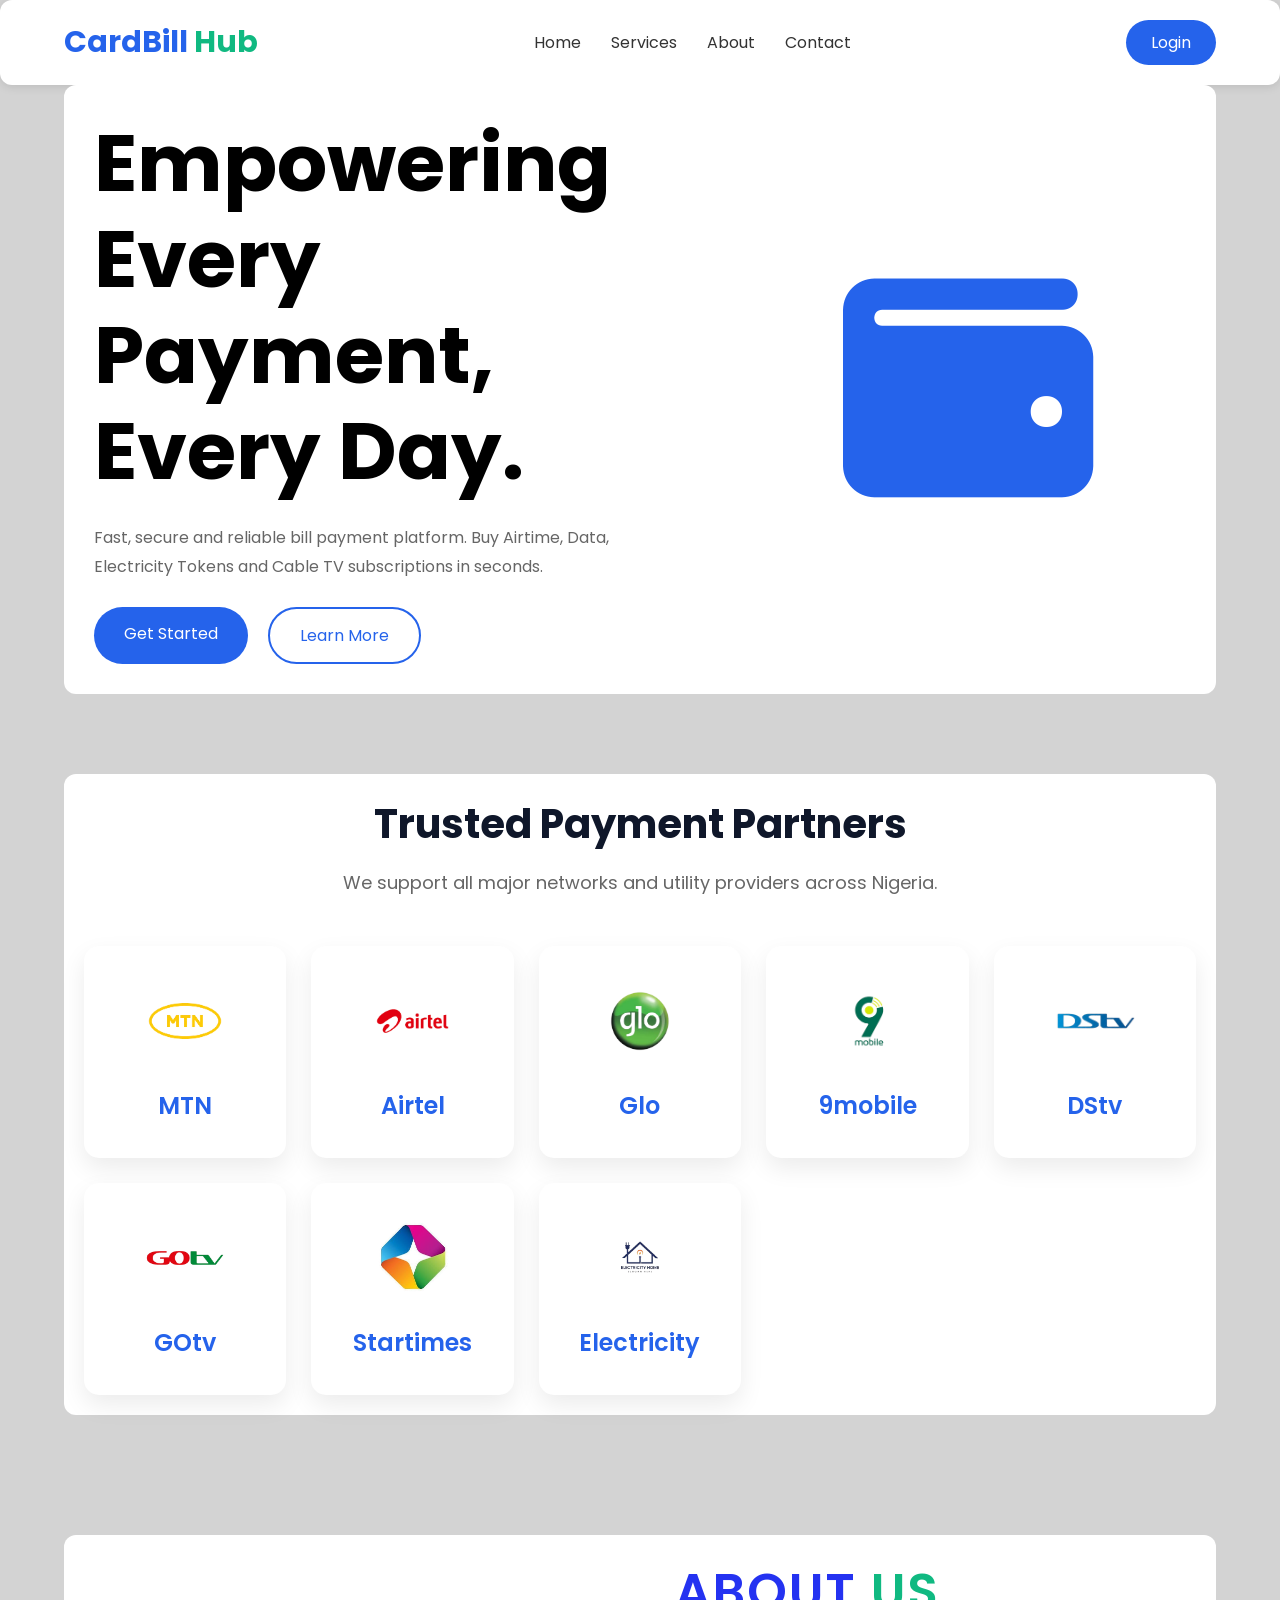
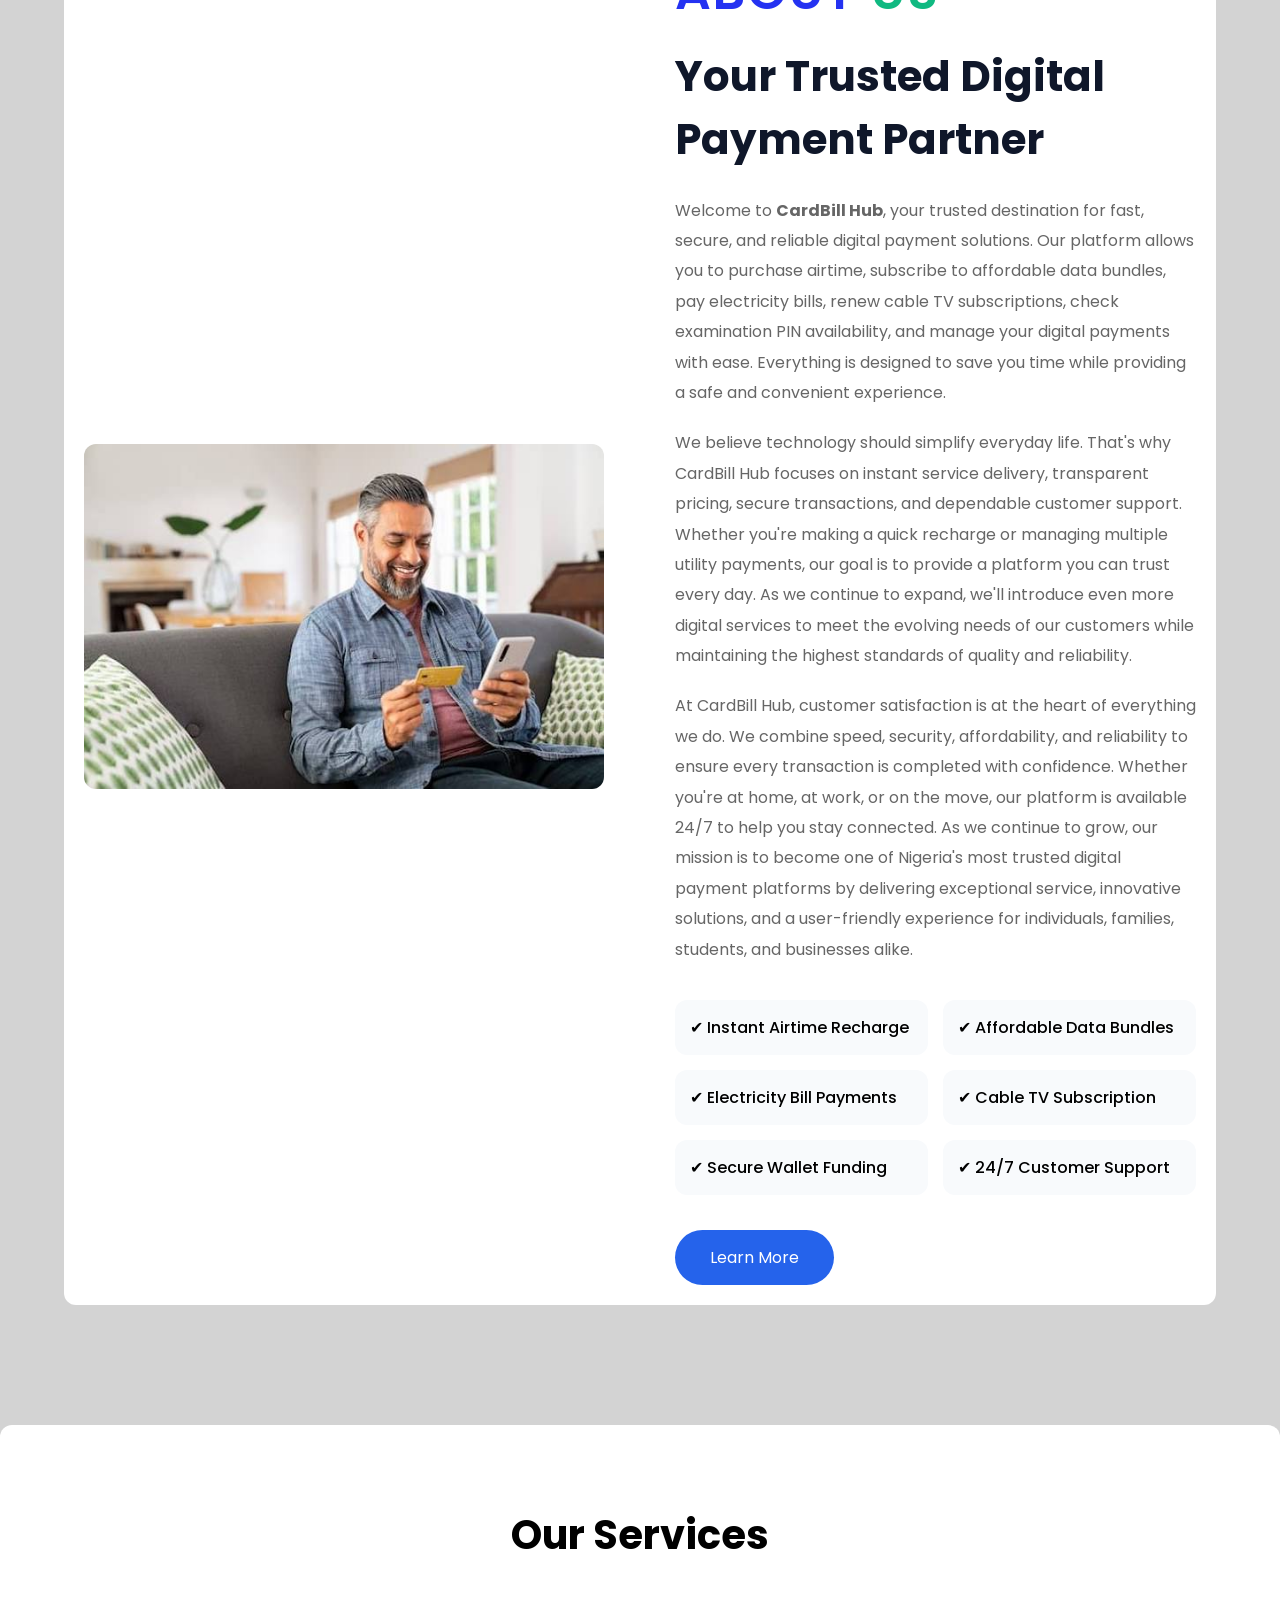
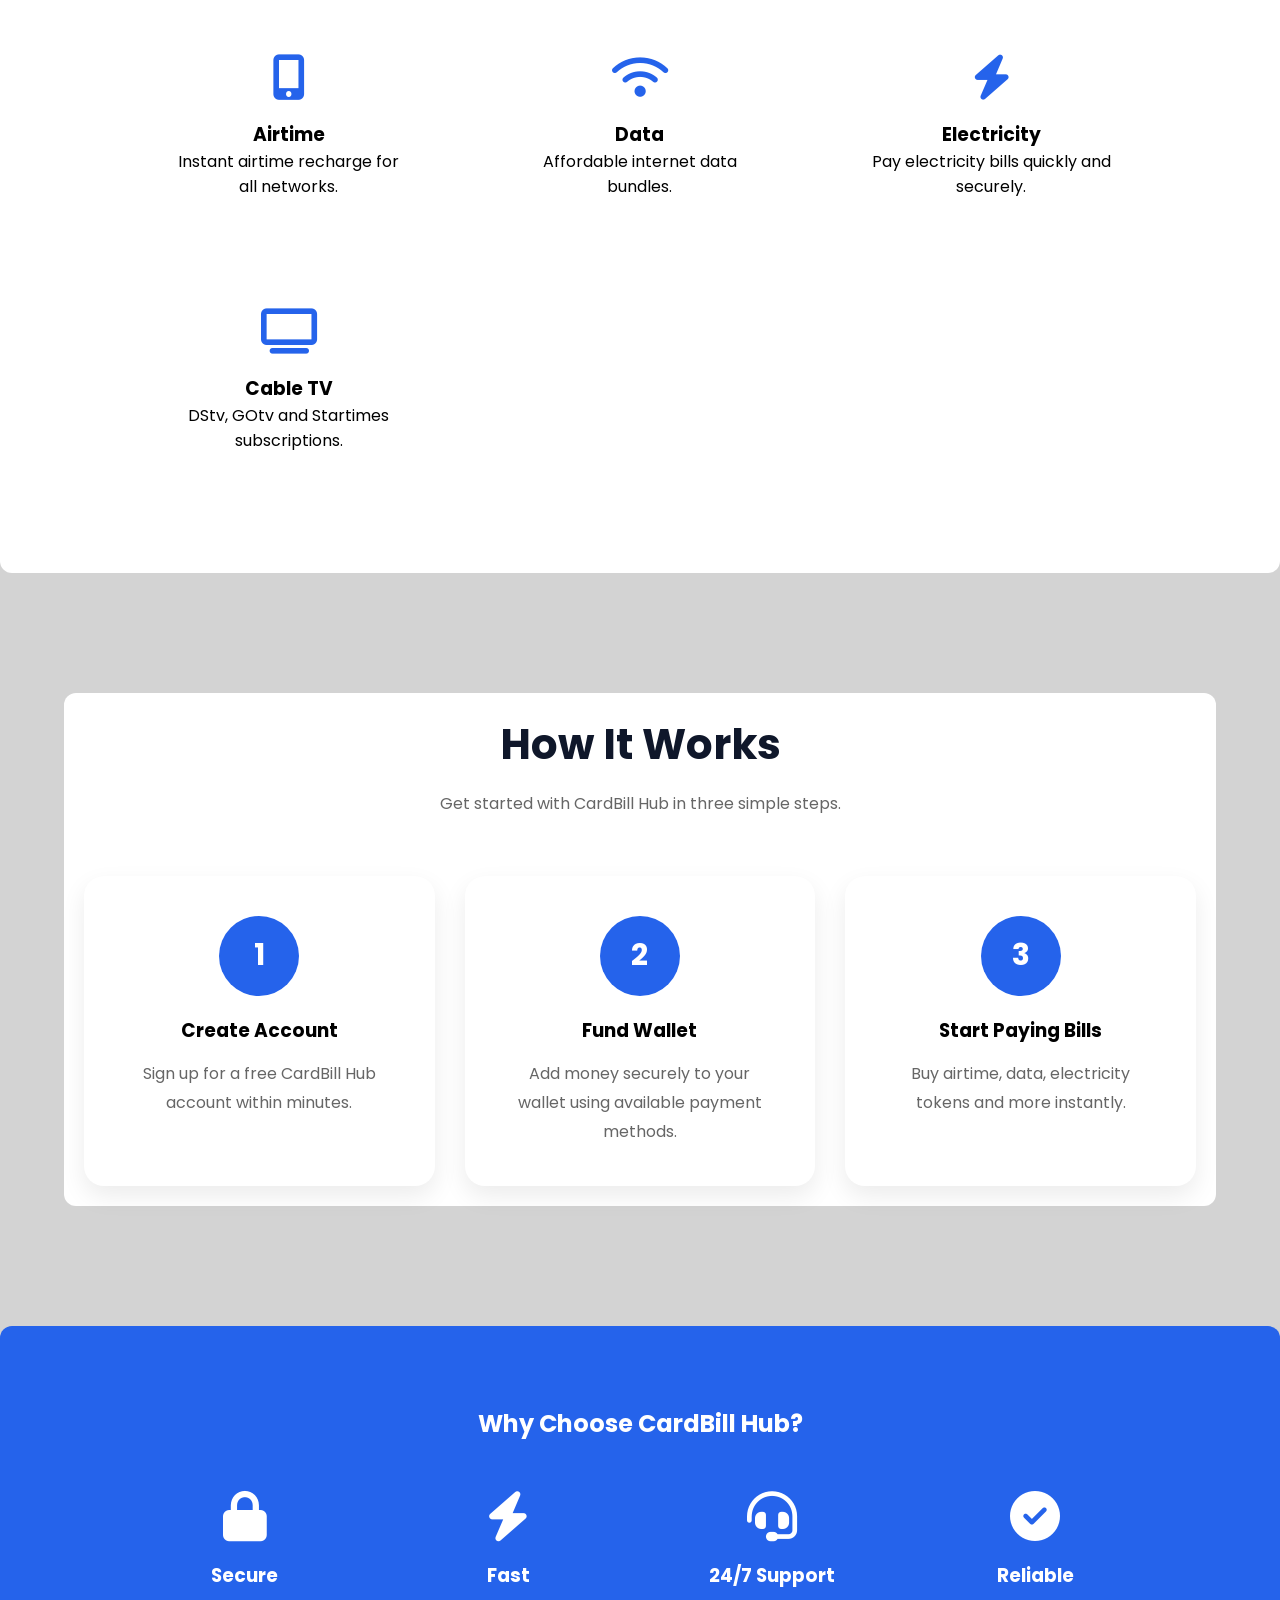
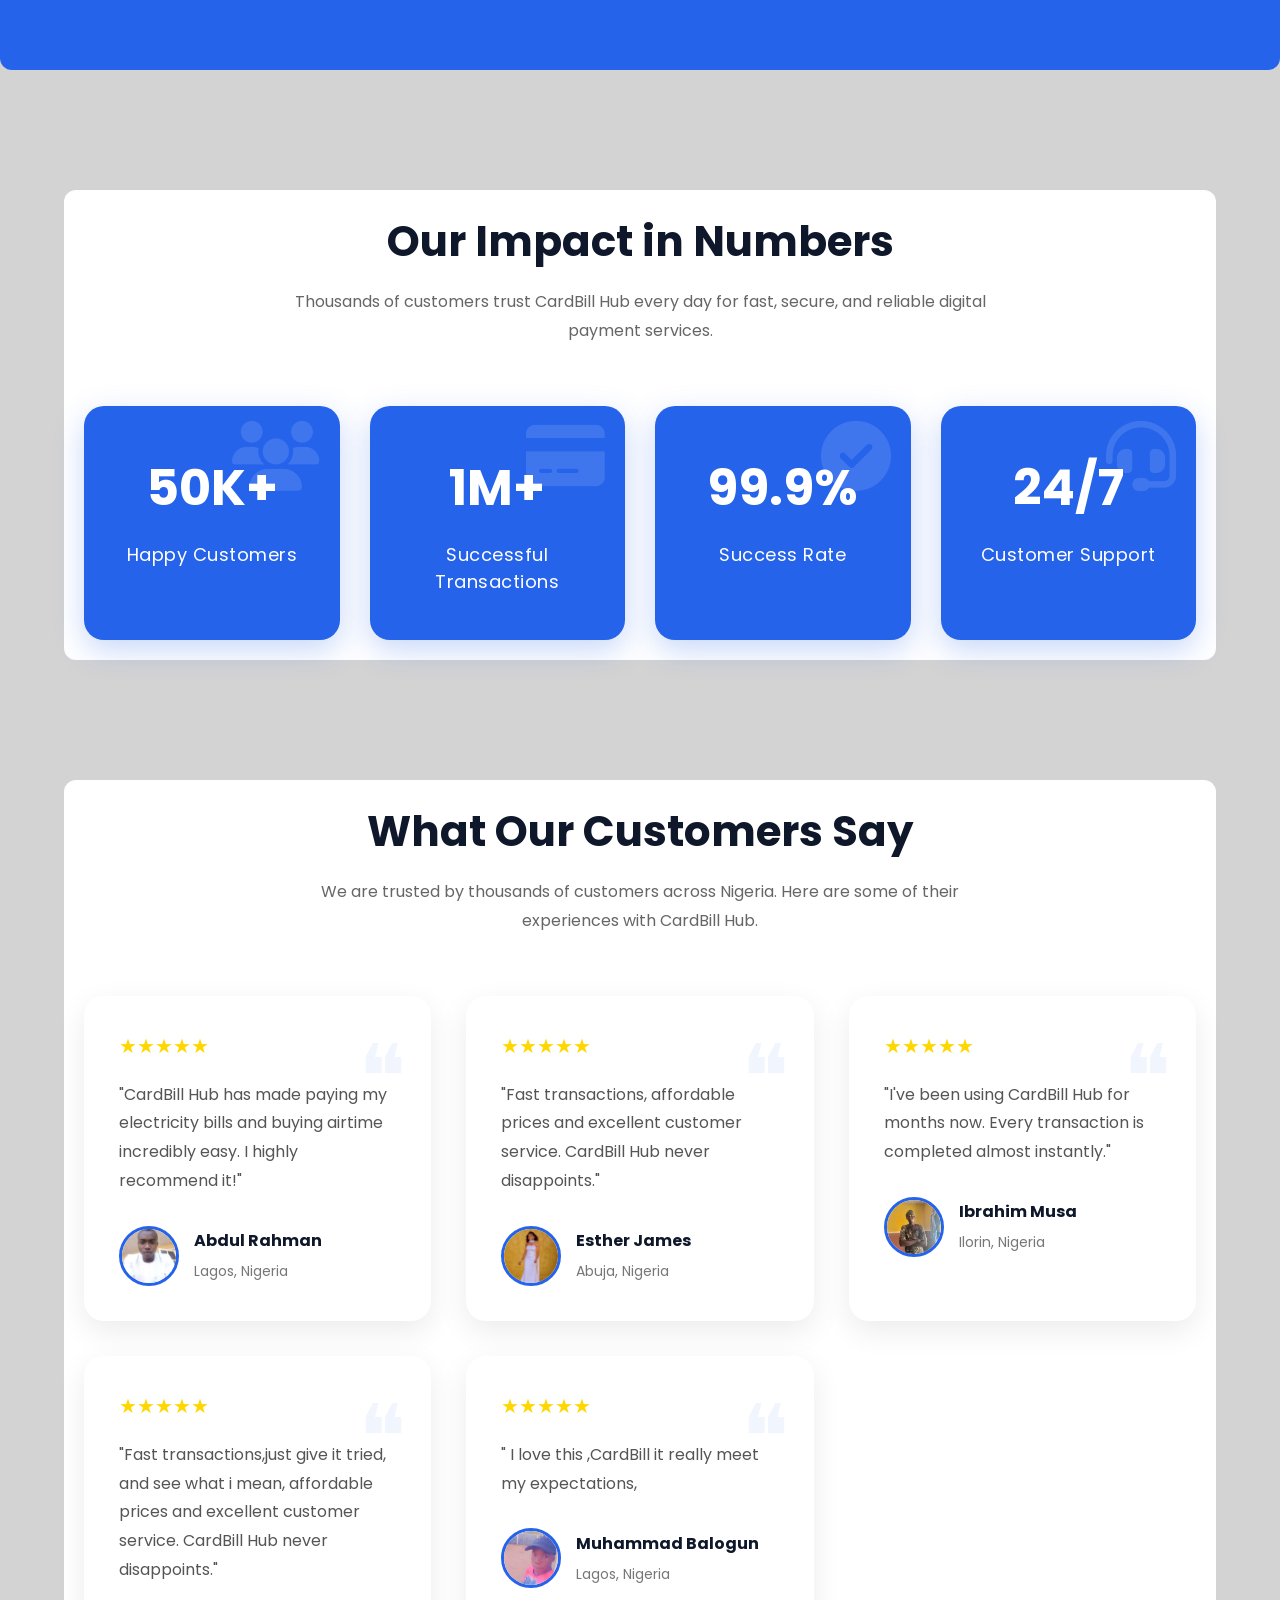
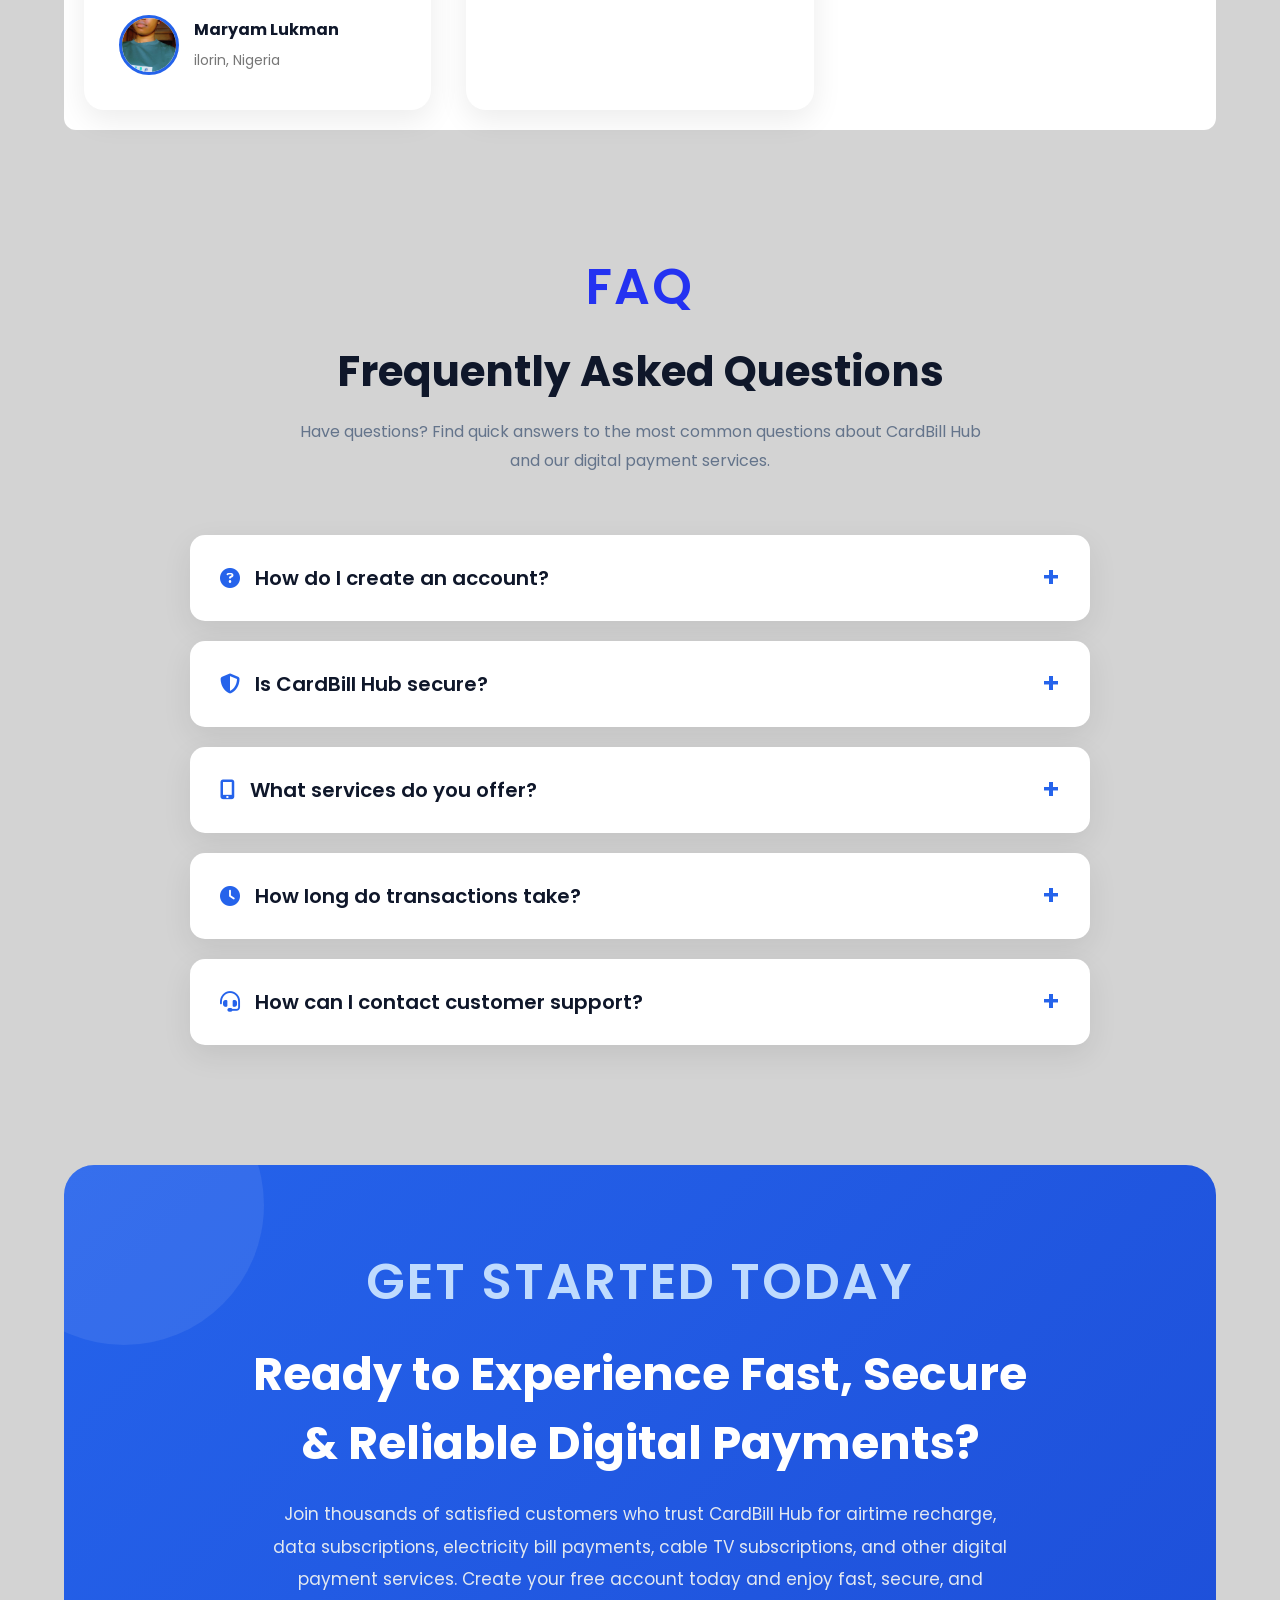
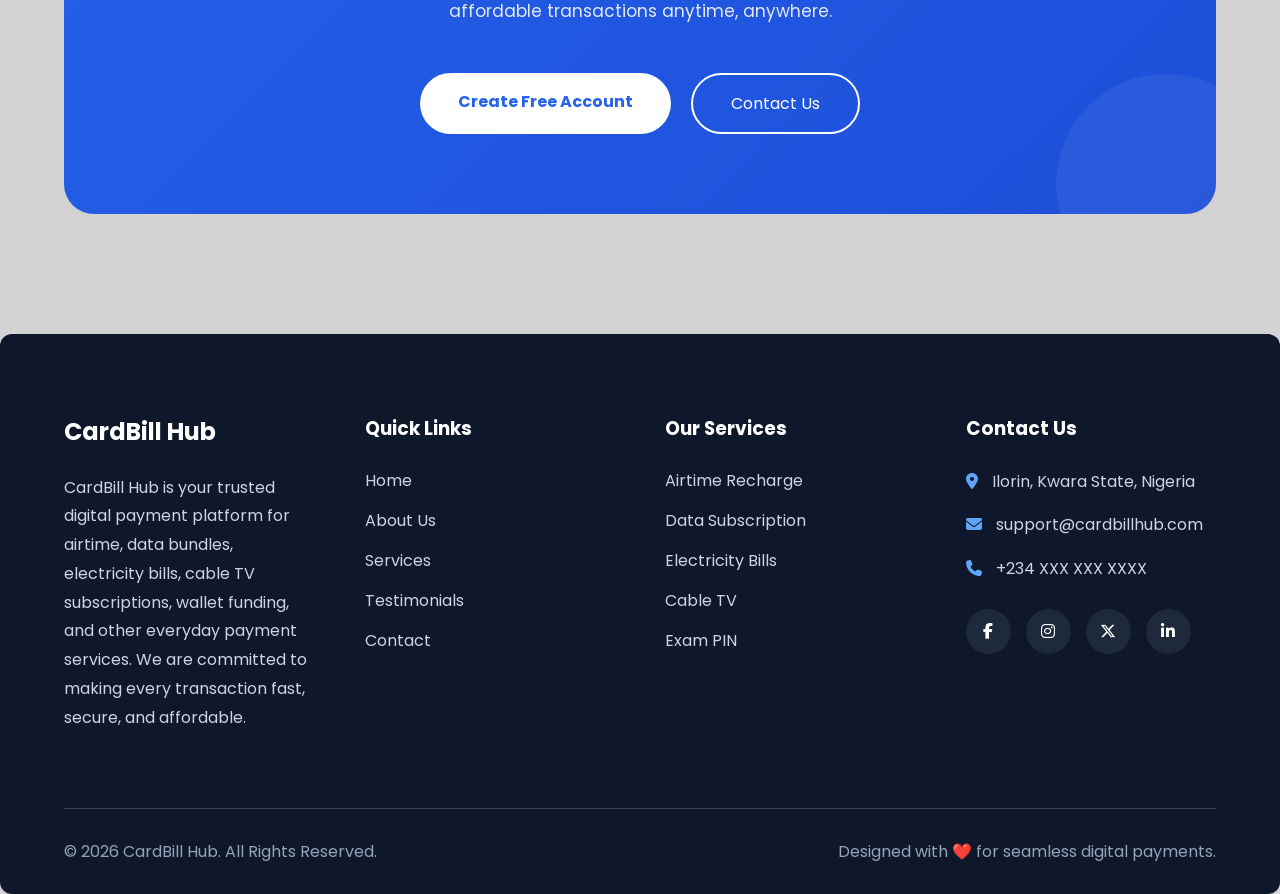
<file: index.html>
<!DOCTYPE html>
<html lang="en">
<head>
    <meta charset="UTF-8"> 
    <meta name="viewport" content="width=device-width, initial-scale=1.0">
    <title>CardBill Hub</title>
    <link rel="icon" type="image/png" href="images/canvas.png">
    <link rel="stylesheet" href="style.css">

    <!-- Google Font -->
    <link href="https://fonts.googleapis.com/css2?family=Poppins:wght@300;400;500;600;700&display=swap" rel="stylesheet">
    <link rel="stylesheet"
href="https://cdnjs.cloudflare.com/ajax/libs/font-awesome/6.7.2/css/all.min.css">
    <!-- Font Awesome -->
    <link rel="stylesheet"
    href="https://cdnjs.cloudflare.com/ajax/libs/font-awesome/6.5.2/css/all.min.css">
</head>

<body>

<header>
 
    <nav>

        <div class="logo">
            CardBill <span>Hub</span>
        </div>

        <ul>

            <li><a href="#">Home</a></li>

            <li><a href="#">Services</a></li>

            <li><a href="#">About</a></li>

            <li><a href="#">Contact</a></li>

        </ul>

        <a href="Login.html" class="login-btn">Login</a>

    </nav>

</header>


<!-- HERO -->

<section class="hero">

<div class="hero-text">

<h1>Empowering Every Payment, Every Day.</h1>

<p>

Fast, secure and reliable bill payment platform.
Buy Airtime, Data, Electricity Tokens and Cable TV subscriptions in seconds.

</p>

<div class="buttons">

<a href="Register.html" class="btn1">Get Started</a>

<a href="#" class="btn2">Learn More</a>

</div>

</div>

<div class="hero-image">

<i class="fa-solid fa-wallet"></i>

</div>

</section>

<!-- ===================== -->
<!-- TRUSTED BY SECTION -->
<!-- ===================== -->

<section class="trusted">

    <h2>Trusted Payment Partners</h2>

    <p>
        We support all major networks and utility providers across Nigeria.
    </p>

    <div class="trusted-container">

        <div class="trusted-card" title="Get Your MTN Recharged" >
           <img src="images/mtn.png" alt="MTN Logo"> 
            <h3>MTN</h3>
        </div>

        <div class="trusted-card" title="Get Your Airtel Recharged">
            <img src="images/airtel.png" alt="Airtel Logo">
            <h3>Airtel</h3>
        </div>

        <div class="trusted-card" title="Get Your Glo Recharged">
             <img src="images/glo.png" alt="Glo Logo">
            <h3>Glo</h3>
        </div>

        <div class="trusted-card"title="Get Your 9mobile Recharged">
             <img src="images/9mobile.png" alt="9mobile Logo" >
            <h3>9mobile</h3>
        </div>

        <div class="trusted-card" title="Get Your DStv Recharged">
             <img src="images/dstv.png" alt="DStv Logo">
            <h3>DStv</h3>
        </div>

        <div class="trusted-card" title="Get Your GOtv Recharged">
             <img src="images/gotv.png" alt="GOtv Logo">
            <h3>GOtv</h3>
        </div>

        <div class="trusted-card" title="Get Your Startimes Recharged">
             <img src="images/startime.png" alt="Startimes Logo">
            <h3>Startimes</h3>
        </div>

        <div class="trusted-card" title="Get Your Electricity Recharged">
             <img src="images/electronic.png" alt="Electricity Logo ">
            <h3>Electricity</h3>
        </div>

    </div>

</section>


    <!-- ========================================= -->
<!-- ABOUT US SECTION -->
<!-- ========================================= -->

<section class="about">

    <div class="about-image">

        <img src="images.jpg" alt="About CardBill Hub">

    </div>

    <div class="about-content">

        <span class="section-tag">ABOUT <span class="tager"> US</span> </span>

        <h2>Your Trusted Digital Payment Partner</h2>
<p>
    Welcome to <strong>CardBill Hub</strong>, your trusted destination for fast,
    secure, and reliable digital payment solutions. Our platform allows you to
    purchase airtime, subscribe to affordable data bundles, pay electricity bills,
    renew cable TV subscriptions, check examination PIN availability, and manage
    your digital payments with ease. Everything is designed to save you time while
    providing a safe and convenient experience.
</p>

<p>
    We believe technology should simplify everyday life. That's why CardBill Hub
    focuses on instant service delivery, transparent pricing, secure transactions,
    and dependable customer support. Whether you're making a quick recharge or
    managing multiple utility payments, our goal is to provide a platform you can
    trust every day. As we continue to expand, we'll introduce even more digital
    services to meet the evolving needs of our customers while maintaining the
    highest standards of quality and reliability.
</p>


<p>
    At CardBill Hub, customer satisfaction is at the heart of everything we do.
    We combine speed, security, affordability, and reliability to ensure every
    transaction is completed with confidence. Whether you're at home, at work,
    or on the move, our platform is available 24/7 to help you stay connected.
    As we continue to grow, our mission is to become one of Nigeria's most trusted
    digital payment platforms by delivering exceptional service, innovative
    solutions, and a user-friendly experience for individuals, families, students,
    and businesses alike.
</p>
        <div class="about-list">

            <div class="about-item">
                ✔ Instant Airtime Recharge
            </div>

            <div class="about-item">
                ✔ Affordable Data Bundles
            </div>

            <div class="about-item">
                ✔ Electricity Bill Payments
            </div>

            <div class="about-item">
                ✔ Cable TV Subscription
            </div>

            <div class="about-item">
                ✔ Secure Wallet Funding
            </div>

            <div class="about-item">
                ✔ 24/7 Customer Support
            </div>

        </div>

        <a href="#" class="about-btn">
            Learn More
        </a>

    </div>

</section>



<!-- SERVICES -->

<section class="services">

<h2>Our Services</h2>

<div class="service-container">

<div class="card">

<i class="fa-solid fa-mobile-screen-button"></i>

<h3>Airtime</h3>

<p>Instant airtime recharge for all networks.</p>

</div>


<div class="card">
<i class="fa-solid fa-wifi"  ></i>

<h3>Data</h3>

<p>Affordable internet data bundles.</p>

</div>


<div class="card">

<i class="fa-solid fa-bolt"></i>

<h3>Electricity</h3>

<p>Pay electricity bills quickly and securely.</p>

</div>


<div class="card">

<i class="fa-solid fa-tv"></i>

<h3>Cable TV</h3>

<p>DStv, GOtv and Startimes subscriptions.</p>

</div>

</div>

</section>


<!-- ========================= -->
<!-- HOW IT WORKS -->
<!-- ========================= -->

<section class="how-it-works">

    <div class="section-heading">

        <h2>How It Works</h2>

        <p>
            Get started with CardBill Hub in three simple steps.
        </p>

    </div>

    <div class="steps">

        <div class="step">

            <div class="number">1</div>

            <h3>Create Account</h3>

            <p>
                Sign up for a free CardBill Hub account within minutes.
            </p>

        </div>

        <div class="step">

            <div class="number">2</div>

            <h3>Fund Wallet</h3>

            <p>
                Add money securely to your wallet using available payment methods.
            </p>

        </div>

        <div class="step">

            <div class="number">3</div>

            <h3>Start Paying Bills</h3>

            <p>
                Buy airtime, data, electricity tokens and more instantly.
            </p>

        </div>

    </div>

</section>
<!-- WHY -->

<section class="why">

<h2>Why Choose CardBill Hub?</h2>

<div class="why-container">

<div>

<i class="fa-solid fa-lock"></i>

<h3>Secure</h3>

</div>

<div>

<i class="fa-solid fa-bolt"></i>

<h3>Fast</h3>

</div>

<div>

<i class="fa-solid fa-headset"></i>

<h3>24/7 Support</h3>

</div>

<div>

<i class="fa-solid fa-circle-check"></i>

<h3>Reliable</h3>

</div>

</div>

</section>


<!-- ========================= -->
<!-- STATISTICS SECTION -->
<!-- ========================= -->

<section class="statistics">

    <div class="stats-heading">

        <h2>Our Impact in Numbers</h2>

        <p>
            Thousands of customers trust CardBill Hub every day for fast, secure,
            and reliable digital payment services.
        </p>

    </div>

    <div class="stats-container">

        <div class="stat-card">
            <i class="fa-solid fa-users bg-icon"></i>
            <h3>50K+</h3>
            <p>Happy Customers</p>
        </div>

        <div class="stat-card">
            <i class="fa-solid fa-credit-card bg-icon"></i>
            <h3>1M+</h3>
            <p>Successful Transactions</p>
        </div>

        <div class="stat-card">
             <i class="fa-solid fa-circle-check bg-icon"></i>
            <h3>99.9%</h3>
            <p>Success Rate</p>
        </div>

        <div class="stat-card">
            <i class="fa-solid fa-headset bg-icon"></i>
            <h3>24/7</h3>
            <p>Customer Support</p>
        </div>

    </div>

</section>

    <!-- ===================================== -->
<!-- TESTIMONIALS SECTION -->
<!-- ===================================== -->

<section class="testimonials">

    <div class="testimonial-title">

        <h2>What Our Customers Say</h2>

        <p>
            We are trusted by thousands of customers across Nigeria.
            Here are some of their experiences with CardBill Hub.
        </p>

    </div>

    <div class="testimonial-container">

        <!-- Testimonial 1 -->

        <div class="testimonial-card">

            <div class="stars">
                ★★★★★
            </div>

            <p class="message">
                "CardBill Hub has made paying my electricity bills and buying airtime incredibly easy. I highly recommend it!"
            </p>

            <div class="customer">

                <img src="Users1.jpg" alt="Customer">

                <div>

                    <h4>Abdul Rahman</h4>

                    <span>Lagos, Nigeria</span>

                </div>

            </div>

        </div>

        <!-- Testimonial 2 -->

        <div class="testimonial-card">

            <div class="stars">
                ★★★★★
            </div>

            <p class="message">
                "Fast transactions, affordable prices and excellent customer service. CardBill Hub never disappoints."
            </p>

            <div class="customer">

                <img src="Users2.jpg" alt="Customer">

                <div>

                    <h4>Esther James</h4>

                    <span>Abuja, Nigeria</span>

                </div>

            </div>

        </div>

        <!-- Testimonial 3 -->

        <div class="testimonial-card">

            <div class="stars">
                ★★★★★
            </div>

            <p class="message">
                "I've been using CardBill Hub for months now. Every transaction is completed almost instantly."
            </p>

            <div class="customer">

                <img src="Users3.jpg" alt="Customer">

                <div>

                    <h4>Ibrahim Musa</h4>

                    <span>Ilorin, Nigeria</span>

                </div>

            </div>

        </div>


                <div class="testimonial-card">

            <div class="stars">
                ★★★★★
            </div>

            <p class="message">
                "Fast transactions,just give it tried,  and see what i mean, affordable prices and excellent customer service. CardBill Hub never disappoints."
            </p>

            <div class="customer">

                <img src="Users4.jpg" alt="Customer">

                <div>

                    <h4>Maryam Lukman</h4>

                    <span>ilorin, Nigeria</span>

                </div>

            </div>

        </div>

        <div class="testimonial-card">

            <div class="stars">
                ★★★★★
            </div>

            <p class="message">
                " I love this ,CardBill it really meet my expectations,    </p>

            <div class="customer">

                <img src="Users5.jpg" alt="Customer">

                <div>

                    <h4>Muhammad Balogun</h4>

                    <span>Lagos, Nigeria</span>

                </div>

            </div>

        </div>


        
    </div>

</section>


    <!--=====================================
            FAQ SECTION
======================================-->

<section class="faq">

    <div class="faq-title">

        <span class="section-tag">FAQ</span>

        <h2>Frequently Asked Questions</h2>

        <p>
            Have questions? Find quick answers to the most common questions about
            CardBill Hub and our digital payment services.
        </p>

    </div>

    <div class="faq-container">

        <details class="faq-item">

            <summary>
                <i class="fa-solid fa-circle-question"></i>
                How do I create an account?
            </summary>

            <p>
                Click the <strong>Register</strong> button, complete the registration
                form, verify your account, and you're ready to enjoy all CardBill Hub
                services.
            </p>

        </details>

        <details class="faq-item">

            <summary>
                <i class="fa-solid fa-shield-halved"></i>
                Is CardBill Hub secure?
            </summary>

            <p>
                Yes. We use secure payment systems and industry-standard security
                practices to protect your information and transactions.
            </p>

        </details>

        <details class="faq-item">

            <summary>
                <i class="fa-solid fa-mobile-screen-button"></i>
                What services do you offer?
            </summary>

            <p>
                We provide airtime recharge, data subscriptions, electricity bill
                payments, cable TV subscriptions, wallet funding, and examination PIN
                purchases.
            </p>

        </details>

        <details class="faq-item">

            <summary>
                <i class="fa-solid fa-clock"></i>
                How long do transactions take?
            </summary>

            <p>
                Most transactions are completed within seconds, although processing
                time may vary depending on the service provider.
            </p>

        </details>

        <details class="faq-item">

            <summary>
                <i class="fa-solid fa-headset"></i>
                How can I contact customer support?
            </summary>

            <p>
                You can contact us through WhatsApp, email, or our Contact page.
                Our support team is always ready to assist you.
            </p>

        </details>

    </div>

</section>


<!--=====================================
            CALL TO ACTION
======================================-->

<section class="cta">

    <div class="cta-content">

        <span class="section-tag">
            GET STARTED TODAY
        </span>

        <h2>
            Ready to Experience Fast, Secure & Reliable Digital Payments?
        </h2>

        <p>
            Join thousands of satisfied customers who trust CardBill Hub for
            airtime recharge, data subscriptions, electricity bill payments,
            cable TV subscriptions, and other digital payment services.
            Create your free account today and enjoy fast, secure, and
            affordable transactions anytime, anywhere.
        </p>

        <div class="cta-buttons">

            <a href="Register.html" class="btn-primary">
                Create Free Account
            </a>

            <a href="#" class="btn-secondary">
                Contact Us
            </a>

        </div>

    </div>

</section>

    
<!--=====================================
                FOOTER
======================================-->

<footer class="footer">

    <div class="footer-container">

        <!-- Company -->

        <div class="footer-box">

            <h2>CardBill Hub</h2>

            <p>
                CardBill Hub is your trusted digital payment platform for airtime,
                data bundles, electricity bills, cable TV subscriptions, wallet
                funding, and other everyday payment services. We are committed to
                making every transaction fast, secure, and affordable.
            </p>

        </div>

        <!-- Quick Links -->

        <div class="footer-box">

            <h3>Quick Links</h3>

            <ul>

                <li><a href="#">Home</a></li>

                <li><a href="#">About Us</a></li>

                <li><a href="#">Services</a></li>

                <li><a href="#">Testimonials</a></li>

                <li><a href="#">Contact</a></li>

            </ul>

        </div>

        <!-- Services -->

        <div class="footer-box">

            <h3>Our Services</h3>

            <ul>

                <li><a href="#">Airtime Recharge</a></li>

                <li><a href="#">Data Subscription</a></li>

                <li><a href="#">Electricity Bills</a></li>

                <li><a href="#">Cable TV</a></li>

                <li><a href="#">Exam PIN</a></li>

            </ul>

        </div>

        <!-- Contact -->

        <div class="footer-box">

            <h3>Contact Us</h3>

            <p><i class="fa-solid fa-location-dot"></i> Ilorin, Kwara State, Nigeria</p>

            <p><i class="fa-solid fa-envelope"></i> support@cardbillhub.com</p>

            <p><i class="fa-solid fa-phone"></i> +234 XXX XXX XXXX</p>

            <div class="social-icons">

                <a href="#"><i class="fa-brands fa-facebook-f"></i></a>

                <a href="#"><i class="fa-brands fa-instagram"></i></a>

                <a href="#"><i class="fa-brands fa-x-twitter"></i></a>

                <a href="#"><i class="fa-brands fa-linkedin-in"></i></a>

            </div>

        </div>

    </div>

    <hr>

    <div class="footer-bottom">

        <p>
            © 2026 CardBill Hub. All Rights Reserved.
        </p>

        <p>
            Designed with ❤️ for seamless digital payments.
        </p>

    </div>

</footer>

</body>
</html>
</file>
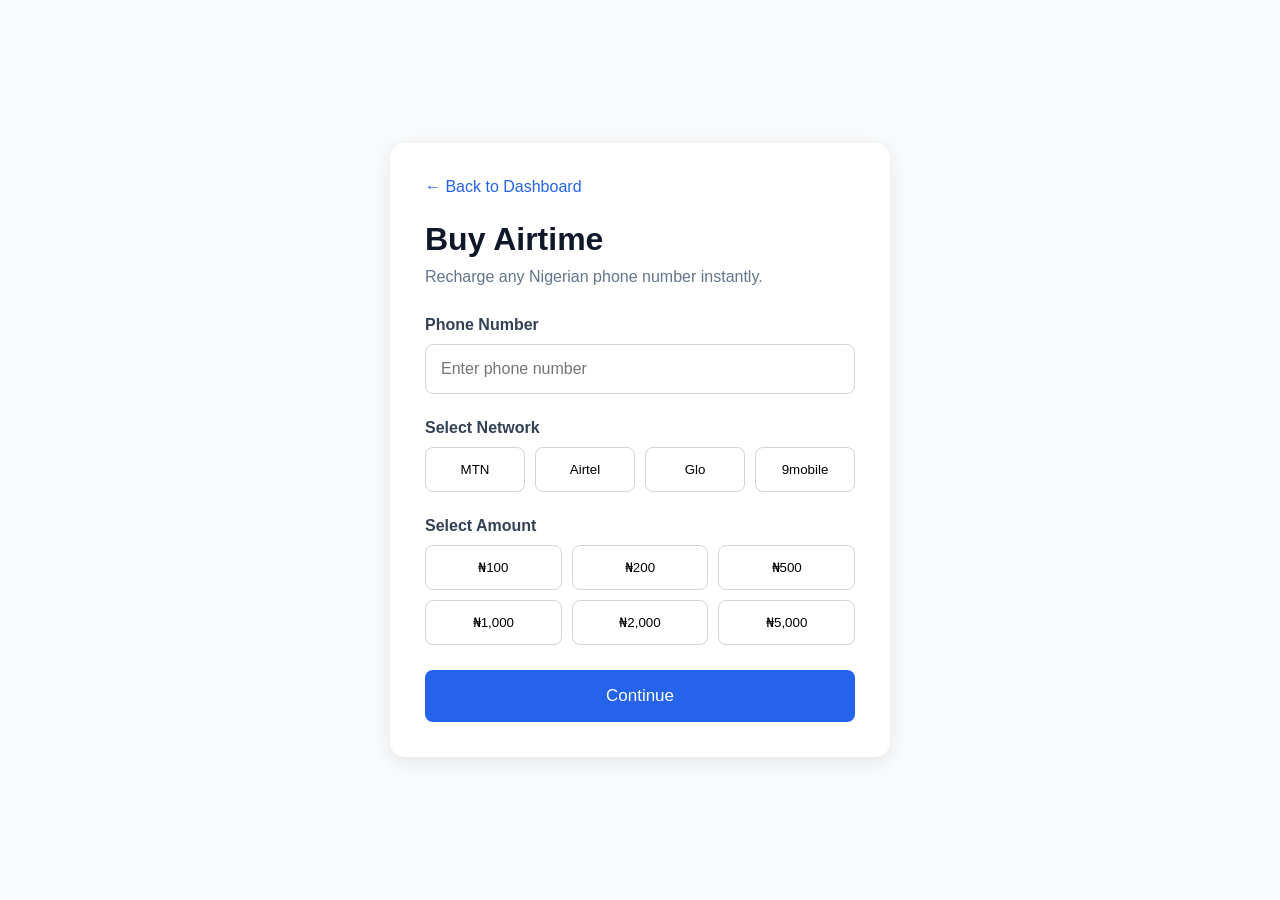
<file: Airtime.html>
<!DOCTYPE html>
<html lang="en">

<head>

    <meta charset="UTF-8">

    <meta name="viewport" content="width=device-width, initial-scale=1.0">

    <title>Buy Airtime | CardBill Hub</title>

    <link rel="stylesheet" href="Airtime.css">

</head>

<body>

    <div class="airtime-container">

        <div class="airtime-card">

            <a href="Dashboard.html" class="back">
                ← Back to Dashboard
            </a>

            <h1>Buy Airtime</h1>

            <p class="subtitle">
                Recharge any Nigerian phone number instantly.
            </p>


            <!-- PHONE NUMBER -->

            <div class="form-group">

                <label>Phone Number</label>

                <input
                    type="tel"
                    placeholder="Enter phone number"
                    maxlength="11"
                >

            </div>


            <!-- NETWORK -->

            <div class="form-group">

                <label>Select Network</label>

                <div class="network-options">

                    <button type="button">MTN</button>

                    <button type="button">Airtel</button>

                    <button type="button">Glo</button>

                    <button type="button">9mobile</button>

                </div>

            </div>


            <!-- AMOUNT -->

            <div class="form-group">

                <label>Select Amount</label>

                <div class="amount-options">

                    <button type="button">₦100</button>

                    <button type="button">₦200</button>

                    <button type="button">₦500</button>

                    <button type="button">₦1,000</button>

                    <button type="button">₦2,000</button>

                    <button type="button">₦5,000</button>

                </div>

            </div>


           <a href="Confirm-Airtime.html" class="links">
             <button class="continue-btn">

                Continue

            </button>
            </a>

        </div>

    </div>

</body>

</html>
</file>
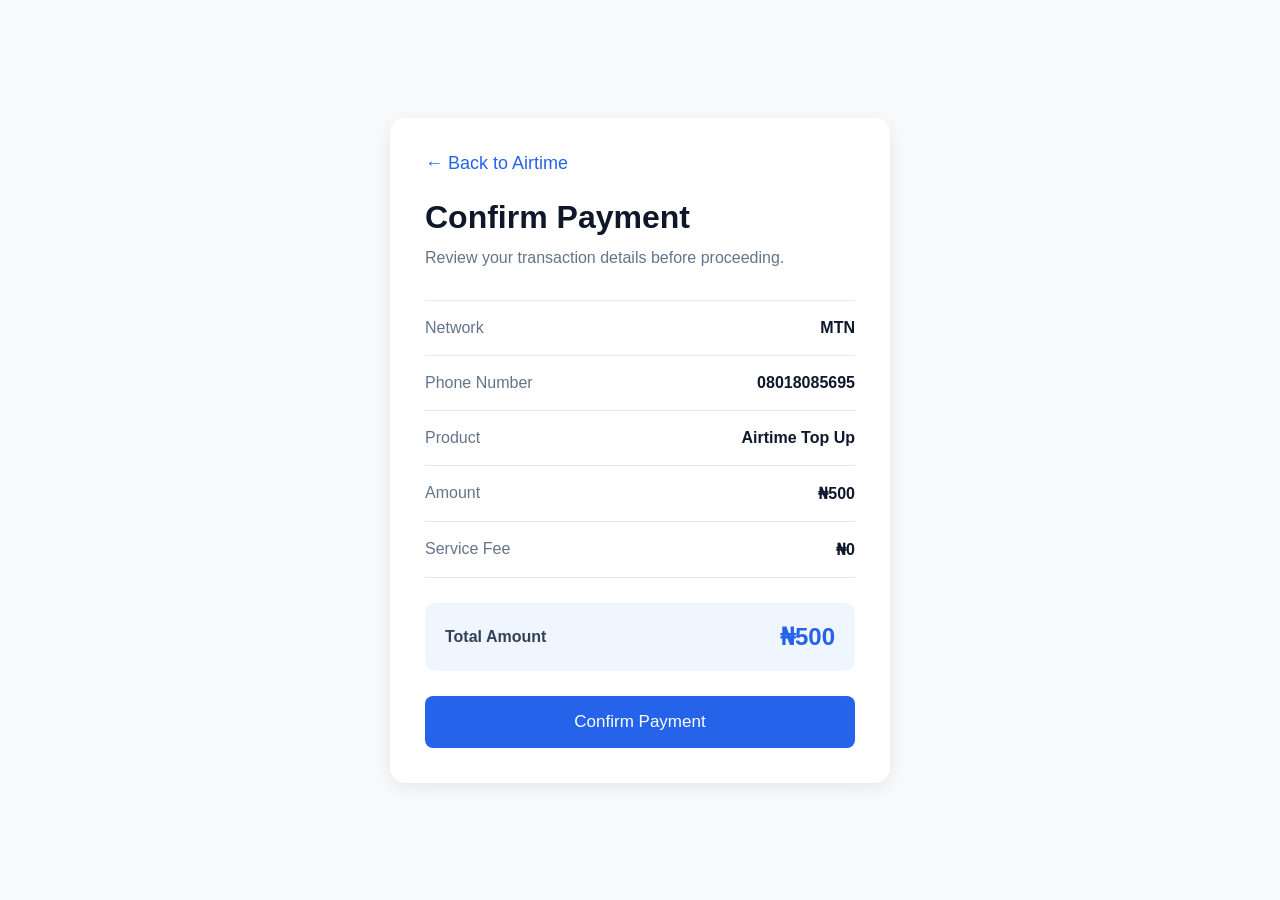
<file: Confirm-Airtime.html>
<!DOCTYPE html>
<html lang="en">

<head>

    <meta charset="UTF-8">

    <meta name="viewport" content="width=device-width, initial-scale=1.0">

    <title>Confirm Airtime | CardBill Hub</title>

    <link rel="stylesheet" href="Confirm-Airtime.css">

</head>

<body>

    <div class="confirm-container">

        <div class="confirm-card">

            <a href="Airtime.html" class="back">
                ← Back to Airtime
            </a>

            <h1>Confirm Payment</h1>

            <p class="subtitle">
                Review your transaction details before proceeding.
            </p>


            <div class="transaction-details">

                <div class="detail">

                    <span>Network</span>

                    <strong>MTN</strong>

                </div>


                <div class="detail">

                    <span>Phone Number</span>

                    <strong>08018085695</strong>

                </div>


                <div class="detail">

                    <span>Product</span>

                    <strong>Airtime Top Up</strong>

                </div>


                <div class="detail">

                    <span>Amount</span>

                    <strong>₦500</strong>

                </div>


                <div class="detail">

                    <span>Service Fee</span>

                    <strong>₦0</strong>

                </div>

            </div>


            <div class="total">

                <span>Total Amount</span>

                <strong>₦500</strong>

            </div>


            <a href="transaction-pin.html" class="confirm-btn">

                Confirm Payment

            </a>

        </div>

    </div>

</body>

</html>
</file>
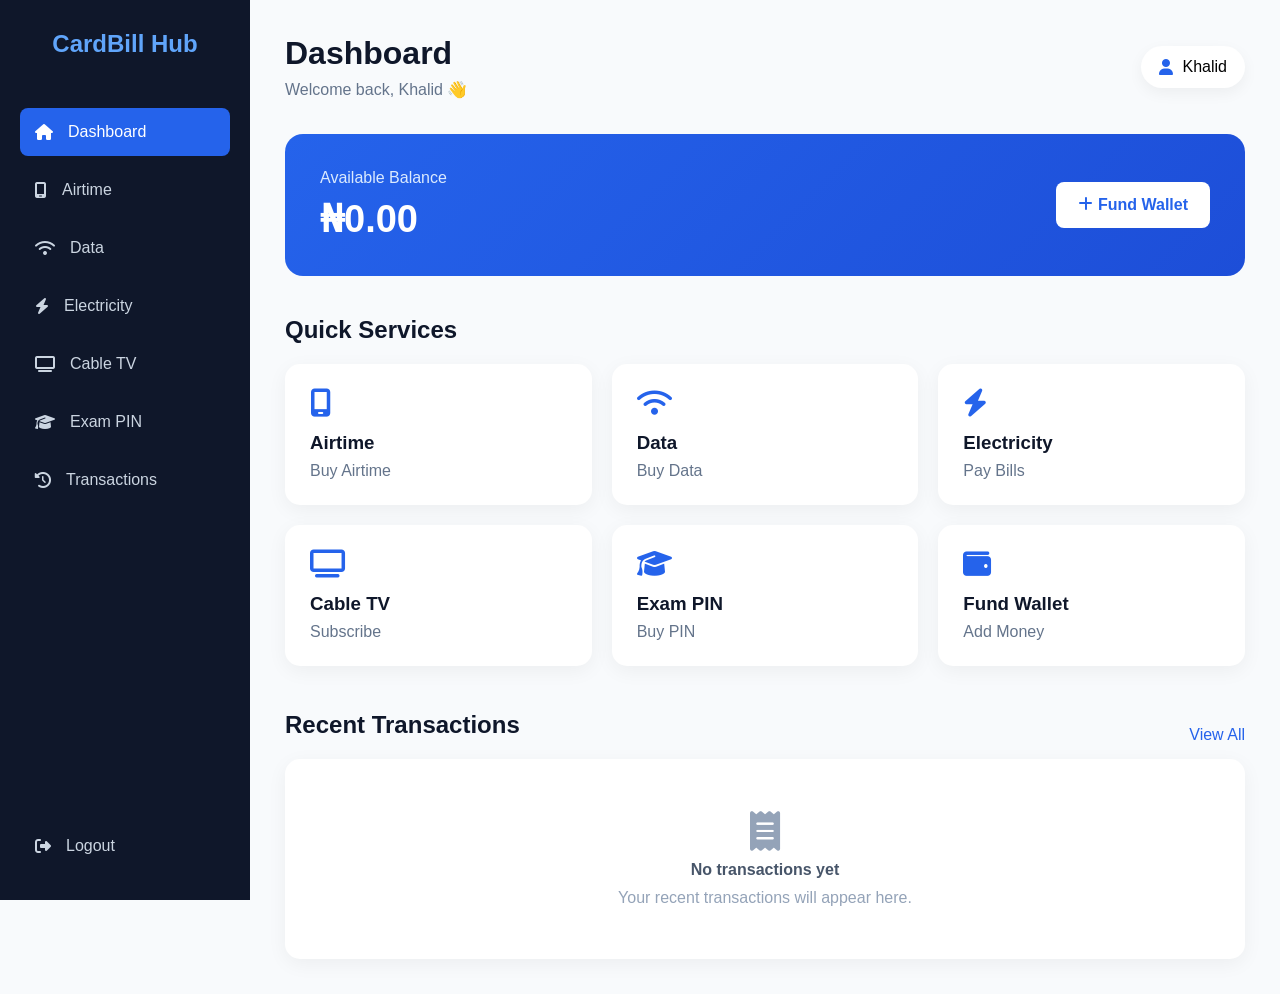
<file: Dashboard.html>
<!DOCTYPE html>
<html lang="en">

<head>

    <meta charset="UTF-8">

    <meta name="viewport" content="width=device-width, initial-scale=1.0">

    <title>Dashboard | CardBill Hub</title>

    <link rel="stylesheet" href="Dashboard.css">

    <link rel="stylesheet"
    href="https://cdnjs.cloudflare.com/ajax/libs/font-awesome/6.7.2/css/all.min.css">

</head>

<body>

    <div class="dashboard">

        <!-- SIDEBAR -->

        <aside class="sidebar">

            <div class="logo">

                <h2>CardBill Hub</h2>

            </div>

            <nav>

                <a href="#" class="active">
                    <i class="fa-solid fa-house"></i>
                    Dashboard
                </a>

                <a href="#">
                    <i class="fa-solid fa-mobile-screen"></i>
                    Airtime
                </a>

                <a href="#">
                    <i class="fa-solid fa-wifi"></i>
                    Data
                </a>

                <a href="#">
                    <i class="fa-solid fa-bolt"></i>
                    Electricity
                </a>

                <a href="#">
                    <i class="fa-solid fa-tv"></i>
                    Cable TV
                </a>

                <a href="#">
                    <i class="fa-solid fa-graduation-cap"></i>
                    Exam PIN
                </a>

                <a href="#">
                    <i class="fa-solid fa-clock-rotate-left"></i>
                    Transactions
                </a>

            </nav>

            <a href="#" class="logout">

                <i class="fa-solid fa-right-from-bracket"></i>

                Logout

            </a>

        </aside>


        <!-- MAIN CONTENT -->

        <main class="main-content">

            <!-- TOP BAR -->

            <header class="topbar">

                <div>

                    <h1>Dashboard</h1>

                    <p>Welcome back, Khalid 👋</p>

                </div>

                <div class="profile">

                    <i class="fa-solid fa-user"></i>

                    <span>Khalid</span>

                </div>

            </header>


            <!-- WALLET BALANCE -->

            <section class="balance-card">

                <div>

                    <p>Available Balance</p>

                    <h2>₦0.00</h2>

                </div>

                <a href="#" class="fund-btn">

                    <i class="fa-solid fa-plus"></i>

                    Fund Wallet

                </a>

            </section>


            <!-- QUICK SERVICES -->

            <section class="services-section">

                <h2>Quick Services</h2>

                <div class="services-grid">

                    <a href="Airtime.html" class="service-card">

                        <i class="fa-solid fa-mobile-screen"></i>

                        <h3>Airtime</h3>

                        <p>Buy Airtime</p>

                    </a>

                    <a href="#" class="service-card">

                        <i class="fa-solid fa-wifi"></i>

                        <h3>Data</h3>

                        <p>Buy Data</p>

                    </a>

                    <a href="#" class="service-card">

                        <i class="fa-solid fa-bolt"></i>

                        <h3>Electricity</h3>

                        <p>Pay Bills</p>

                    </a>

                    <a href="#" class="service-card">

                        <i class="fa-solid fa-tv"></i>

                        <h3>Cable TV</h3>

                        <p>Subscribe</p>

                    </a>

                    <a href="#" class="service-card">

                        <i class="fa-solid fa-graduation-cap"></i>

                        <h3>Exam PIN</h3>

                        <p>Buy PIN</p>

                    </a>

                    <a href="#" class="service-card">

                        <i class="fa-solid fa-wallet"></i>

                        <h3>Fund Wallet</h3>

                        <p>Add Money</p>

                    </a>

                </div>

            </section>


            <!-- RECENT TRANSACTIONS -->

            <section class="transactions">

                <div class="section-heading">

                    <h2>Recent Transactions</h2>

                    <a href="#">View All</a>

                </div>

                <div class="transaction-box">

                    <i class="fa-solid fa-receipt"></i>

                    <p>No transactions yet</p>

                    <span>Your recent transactions will appear here.</span>

                </div>

            </section>

        </main>

    </div>

</body>

</html>
</file>
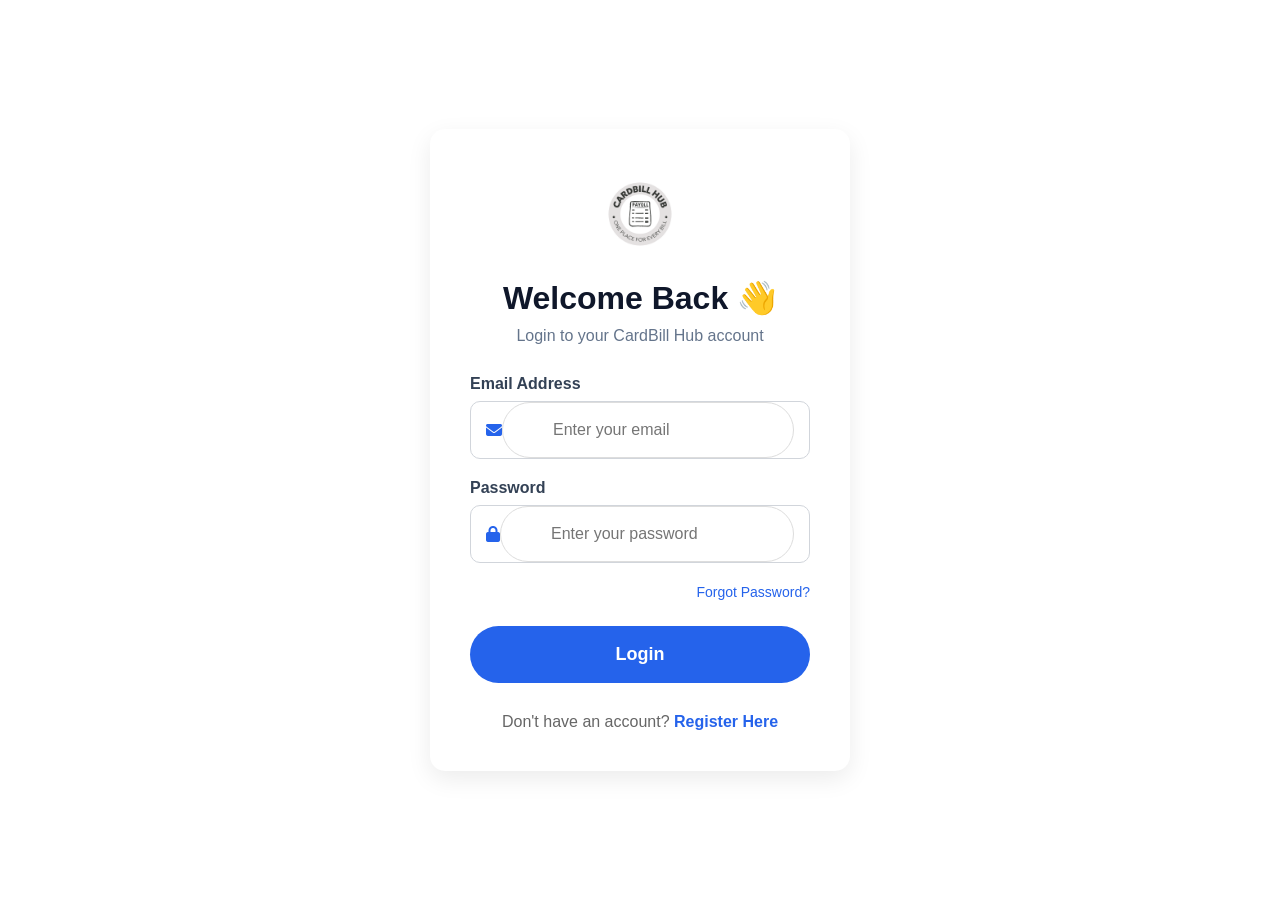
<file: Login.html>
<!DOCTYPE html>
<html lang="en">

<head>

    <meta charset="UTF-8">

    <meta name="viewport" content="width=device-width, initial-scale=1.0">

    <title>Login | CardBill Hub</title>

    <link rel="stylesheet" href="auth.css">

    <link rel="stylesheet"
    href="https://cdnjs.cloudflare.com/ajax/libs/font-awesome/6.7.2/css/all.min.css">

</head>

<body>

<div class="container">

    <div class="login-box">

        <img src="images/canvas.png" alt="CardBill Hub Logo" class="logo">

        <h1>Welcome Back 👋</h1>

        <p class="subtitle">
            Login to your CardBill Hub account
        </p>

        <form action="Dashboard.html">

            <div class="input-group">

                <label>Email Address</label>

                <div class="input-box">

                    <i class="fa-solid fa-envelope"></i>

                    <input
                    type="email"
                    placeholder="Enter your email"
                    required>

                </div>

            </div>

            <div class="input-group">

                <label>Password</label>

                <div class="input-box">

                    <i class="fa-solid fa-lock"></i>

                    <input
                    type="password"
                    placeholder="Enter your password"
                    required>

                </div>

            </div>

            <div class="links">

                <a href="Forget-password.html">
                    Forgot Password?
                </a>

            </div>

            <button type="submit">

                Login

            </button>

        </form>

        <p class="register">

            Don't have an account?

            <a href="Register.html">

                Register Here

            </a>

        </p>
    </div>
</div>

<script>
function togglePassword() {
    const password = document.getElementById('password');
    const icon = document.querySelector('.toggle-password i');

    if (password.type === 'password') {
        password.type = 'text';
        icon.classList.remove('fa-eye');
        icon.classList.add('fa-eye-slash');
    } else {
        password.type = 'password';
        icon.classList.remove('fa-eye-slash');
        icon.classList.add('fa-eye');
    }
}
</script>

</body>
</html>
</file>
<file: style.css>
*{
    margin:0;
    padding:0;
    box-sizing:border-box;
    font-family:'Poppins',sans-serif;
    border-radius: 12px;
}

body{
    background: lightgray;

}

/* NAVIGATION */

header{

    width:100%;
    background:white;
    box-shadow:0 2px 10px rgba(0,0,0,.1);

}

nav{

    width:90%;
    margin:auto;

    display:flex;
    justify-content:space-between;
    align-items:center;

    padding:20px 0;

}

.logo{

    font-size:30px;
    font-weight:bold;
    color:#2563eb;

}

.logo span{

    color:#10b981;

}

nav ul{

    display:flex;
    list-style:none;
    gap:30px;

}

nav a{

    text-decoration:none;
    color:#333;
    transition:.3s;

}

nav a:hover{

    color:#2563eb;

}

.login-btn{

    background:#2563eb;
    color:white;
    padding:10px 25px;
    border-radius:30px;
}

/* HERO */

.hero{
     width:90%;
    margin:auto;
    background: white;
    padding: 30px;
    min-height:60vh;
    display:flex;
    justify-content:space-between;
    align-items:center;

}

.hero-text{

    width:50%;
    animation:slideLeft 1s;

}

.hero h1{
    font-size:clamp(2.5rem, 8vw, 5rem);
    line-height:1.2;
}

.hero-text p{

    margin:25px 0;
    line-height:1.8;
    color:#666;

}

.buttons{

    display:flex;
    gap:20px;

}

.btn1{

    background:#2563eb;
    color:white;
    padding:14px 30px;
    border-radius:40px;
    text-decoration:none;
}

.btn2{

    border:2px solid #2563eb;
    color:#2563eb;
    padding:14px 30px;
    border-radius:40px;
    text-decoration:none;
}

.hero-image{

    width:40%;
    text-align:center;

}

.hero-image i{

    font-size:250px;
    color:#2563eb;

    animation:float 4s infinite;

}

/* SERVICES */

.services{

    padding:80px 10%;
    background: white;

}

.services h2{

    text-align:center;
    font-size:40px;
    margin-bottom:50px;

}

.service-container{

    display:grid;
    grid-template-columns:repeat(auto-fit,minmax(250px,1fr));

    gap:30px;

}

.card{

    background:white;

    padding:40px;

    text-align:center;

    border-radius:15px;

    transition:.4s;

}

.card:hover{

    transform:translateY(-12px);

}

.card i{

    font-size:45px;

    color:#2563eb;

    margin-bottom:20px;

}

/* WHY */

.why{

     background:#2563EB;

    color:white;

    padding:80px 10%;

}

.why h2{

    text-align:center;

    margin-bottom:50px;

}

.why-container{

    display:grid;

    grid-template-columns:repeat(auto-fit,minmax(200px,1fr));

    gap:30px;

    text-align:center;

}

.why i{

    font-size:50px;

    margin-bottom:20px;

}
.mobile {
    display: flex; 
     justify-content: center;
     align-items: center;
}
.mobile img {
    display: flex;
    padding: 50px;
    flex: 1;
    width: 300px;
}
/*=====================================
                FOOTER
======================================*/

.footer{

    background:#0F172A;
    color:white;
    margin-top:120px;
    padding:80px 0 30px;

}

.footer-container{

    width:90%;
    margin:auto;

    display:grid;
    grid-template-columns:repeat(auto-fit,minmax(250px,1fr));
    gap:50px;

}

.footer-box h2,
.footer-box h3{

    margin-bottom:25px;

}

.footer-box p{

    color:#CBD5E1;
    line-height:1.8;
    margin-bottom:15px;

}

.footer-box ul{

    list-style:none;

}

.footer-box ul li{

    margin-bottom:15px;

}

.footer-box ul li a{

    color:#CBD5E1;
    text-decoration:none;
    transition:.3s;

}

.footer-box ul li a:hover{

    color:#60A5FA;
    padding-left:8px;

}

.footer-box i{

    color:#60A5FA;
    margin-right:10px;

}

.social-icons{

    display:flex;
    gap:15px;
    margin-top:25px;

}

.social-icons a{

    width:45px;
    height:45px;

    display:flex;
    justify-content:center;
    align-items:center;

    background:#1E293B;

    border-radius:50%;

    text-decoration:none;

    transition:.4s;

}

.social-icons a:hover{

    background:#2563EB;

    transform:translateY(-5px);

}

.social-icons a i{

    color:white;
    margin:0;

}

.footer hr{

    width:90%;
    margin:60px auto 30px;
    border:none;
    height:1px;
    background:#334155;

}

.footer-bottom{

    width:90%;
    margin:auto;

    display:flex;
    justify-content:space-between;
    align-items:center;
    flex-wrap:wrap;
    gap:15px;

}

.footer-bottom p{

    color:#94A3B8;

}
/* ANIMATIONS */

@keyframes float{

0%{
transform:translateY(0);
}

50%{
transform:translateY(-20px);
}

100%{
transform:translateY(0);
}

}

@keyframes slideLeft{

from{

opacity:0;

transform:translateX(-60px);

}

to{

opacity:1;

transform:translateX(0);

}

}

/* RESPONSIVE */

@media(max-width:900px){

.hero{

flex-direction:column;

text-align:center;

padding:60px 0;

}

.hero-text{

width:100%;

}

.hero-image{

width:100%;

margin-top:50px;

}

.hero-image i{

font-size:180px;

}

nav{

flex-direction:column;

gap:20px;

}

nav ul{

flex-wrap:wrap;

justify-content:center;

}

}/* ===================== */
/* TRUSTED BY SECTION */
/* ===================== */

.trusted{
    width: 90%;
    margin: 80px auto;
    text-align: center;
     background: white;
     padding: 20px;
}

.trusted h2{
    font-size: 40px;
    color: #0f172a;
    margin-bottom: 15px;
}

.trusted p{
    color: #666;
    margin-bottom: 50px;
    font-size: 18px;
}

.trusted-container{
    display: grid;
    grid-template-columns: repeat(auto-fit, minmax(180px,1fr));
    gap: 25px;
}

.trusted-card{
    background: white;
    padding: 35px 20px;
    border-radius: 15px;
    box-shadow: 0 10px 25px rgba(0,0,0,.08);
    transition: .4s;
    cursor: pointer;
}

.trusted-card h3{
    color: #2563EB;
    font-size: 24px;
    font-weight: 600;
}

.trusted-card:hover{
    transform: translateY(-10px);
    background: #2563EB;
}

.trusted-card:hover h3{
    color: white;
}
.trusted-card img{
    width:80px;
    height:80px;
    object-fit:contain;
    margin-bottom:20px;
    transition:.4s;
}

.trusted-card:hover img{
    transform:scale(1.1);
}

/*=====================================
            ABOUT SECTION
======================================*/

.about{

    width:90%;
    margin:120px auto;
      background: white;
      padding: 20px;
    display:flex;
    justify-content:space-between;
    align-items:center;
    gap:70px;

}

.about-image{

    flex:1;

}

.about-image img{

    width:100%;
    max-width:520px;

    animation:float 5s ease-in-out infinite;

}

.about-content{

    flex:1;

}

.section-tag{

    color:#2432f1;
    font-size: 50px;
    font-weight:600;
    letter-spacing:2px;
  

}
.tager {
    color: #10b981;
}

.about-content h2{

    font-size:42px;

    color:#0f172a;

    margin:15px 0 25px;

}

.about-content p{

    color:#666;

    line-height:1.9;

    margin-bottom:20px;

}

.about-list{

    display:grid;

    grid-template-columns:repeat(2,1fr);

    gap:15px;

    margin:35px 0;

}

.about-item{

    background:#F8FAFC;

    padding:15px;

    border-radius:12px;

    font-weight:500;

    transition:.3s;

}

.about-item:hover{

    background:#2563EB;

    color:white;

    transform:translateX(8px);

}

.about-btn{

    display:inline-block;

    text-decoration:none;

    background:#2563EB;

    color:white;

    padding:15px 35px;

    border-radius:50px;

    transition:.3s;

}

.about-btn:hover{

    background:#1D4ED8;

    transform:translateY(-3px);

}

@media(max-width:900px){

.about{

    flex-direction:column;

    text-align:center;

}

.about-list{

    grid-template-columns:1fr;

}

.about-image img{

    max-width:350px;

}

}
/* ========================= */
/* HOW IT WORKS */
/* ========================= */

.how-it-works{

    width:90%;
    margin:120px auto;
    background: white;
    padding: 20px;
}

.section-heading{

    text-align:center;
    margin-bottom:60px;

}

.section-heading h2{

    font-size:42px;
    color:#0f172a;
    margin-bottom:15px;

}

.section-heading p{

    color:#666;

}

.steps{

    display:grid;
    grid-template-columns:repeat(auto-fit,minmax(250px,1fr));
    gap:30px;

}

.step{

    background:white;
    padding:40px;
    border-radius:20px;
    text-align:center;
    box-shadow:0 10px 25px rgba(0,0,0,.08);
    transition:.4s;

}

.step:hover{

    transform:translateY(-10px);

}

.number{

    width:80px;
    height:80px;
    margin:auto;
    margin-bottom:20px;
    background:#2563EB;
    color:white;
    border-radius:50%;
    display:flex;
    justify-content:center;
    align-items:center;
    font-size:30px;
    font-weight:bold;

}

.step h3{

    margin-bottom:15px;

}

.step p{

    color:#666;
    line-height:1.8;

}
/* ========================= */
/* STATISTICS SECTION */
/* ========================= */

.statistics{

    width:90%;
    margin:120px auto;
    text-align:center;
     background: white;
     padding: 20px;

}

.stats-heading{

    margin-bottom:60px;

}

.stats-heading h2{

    font-size:42px;
    color:#0f172a;
    margin-bottom:15px;

}

.stats-heading p{

    color:#666;
    max-width:700px;
    margin:auto;
    line-height:1.8;

}

.stats-container{

    display:grid;
    grid-template-columns:repeat(auto-fit,minmax(220px,1fr));
    gap:30px;

}

.stat-card{

    background:#2563EB;
    color:white;
    position: relative;
    padding:45px 25px;

    border-radius:20px;

    transition:.4s;

    box-shadow:0 10px 30px rgba(37,99,235,.25);

}

.stat-card:hover{

    transform:translateY(-12px);

}

.stat-card h3{

    font-size:50px;
    margin-bottom:15px;

}

.stat-card p{

    font-size:18px;
    letter-spacing:.5px;

}
.bg-icon{

    position:absolute;

    top:15px;
    right:20px;

    font-size:70px;

    color:white;

    opacity:.12;

}

/*=====================================
        TESTIMONIALS
=====================================*/

.testimonials{

    width:90%;
    margin:120px auto;
    background: white;
    padding: 20px;

}

.testimonial-title{

    text-align:center;
    margin-bottom:60px;

}

.testimonial-title h2{

    font-size:42px;
    color:#0f172a;
    margin-bottom:15px;

}

.testimonial-title p{

    max-width:700px;
    margin:auto;
    color:#666;
    line-height:1.8;

}

.testimonial-container{

    display:grid;
    grid-template-columns:repeat(auto-fit,minmax(320px,1fr));
    gap:35px;

}

.testimonial-card{

    background:white;

    padding:35px;

    border-radius:20px;

    box-shadow:0 10px 30px rgba(0,0,0,.08);

    transition:.4s;

    position:relative;

    overflow:hidden;

}

.testimonial-card:hover{

    transform:translateY(-12px);

    box-shadow:0 20px 40px rgba(37,99,235,.18);

}

.testimonial-card::before{

    content:"❝";

    position:absolute;

    top:15px;

    right:25px;

    font-size:90px;

    color:#2563eb10;

}

.stars{

    color:#FFD700;

    font-size:20px;

    margin-bottom:20px;

}

.message{

    color:#555;

    line-height:1.8;

    margin-bottom:30px;

}

.customer{

    display:flex;

    align-items:center;

    gap:15px;

}

.customer img{

    width:60px;

    height:60px;

    border-radius:50%;

    object-fit:cover;

    border:3px solid #2563EB;

}

.customer h4{

    color:#0f172a;

    margin-bottom:5px;

}

.customer span{

    color:#777;

    font-size:14px;

}
/*=====================================
            FAQ SECTION
======================================*/

.faq{

    width:90%;
    margin:120px auto;

}

.faq-title{

    text-align:center;
    margin-bottom:60px;

}

.faq-title h2{

    font-size:42px;
    color:#0F172A;
    margin:15px 0;

}

.faq-title p{

    max-width:700px;
    margin:auto;
    color:#64748B;
    line-height:1.8;

}

.faq-container{

    max-width:900px;
    margin:auto;

}

.faq-item{

    margin-bottom:20px;

    background:#fff;

    border-radius:15px;

    box-shadow:0 10px 30px rgba(0,0,0,.08);

    overflow:hidden;

}

.faq-item summary{

    list-style:none;

    cursor:pointer;

    padding:22px 30px;

    font-size:20px;

    font-weight:600;

    display:flex;

    align-items:center;

    gap:15px;

    color:#0F172A;

    transition:.3s;

}

.faq-item summary::-webkit-details-marker{

    display:none;

}

.faq-item summary::after{

    content:"+";

    margin-left:auto;

    font-size:28px;

    color:#2563EB;

    transition:.3s;

}

.faq-item[open] summary::after{

    content:"−";

}

.faq-item summary:hover{

    background:#F8FAFC;

}

.faq-item summary i{

    color:#2563EB;

}

.faq-item p{

    padding:0 30px 25px;

    color:#64748B;

    line-height:1.8;

}

/*=====================================
        CALL TO ACTION
======================================*/

.cta{

    width:90%;
    margin:120px auto;

    background:linear-gradient(135deg,#2563EB,#1D4ED8);

    border-radius:30px;

    padding:80px 60px;

    position:relative;

    overflow:hidden;

    text-align:center;

}

/* Decorative Circles */

.cta::before{

    content:"";

    position:absolute;

    width:280px;

    height:280px;

    background:rgba(255,255,255,.08);

    border-radius:50%;

    top:-100px;

    left:-80px;

}

.cta::after{

    content:"";

    position:absolute;

    width:220px;

    height:220px;

    background:rgba(255,255,255,.06);

    border-radius:50%;

    bottom:-80px;

    right:-60px;

}

.cta-content{

    position:relative;

    z-index:2;

}

.cta .section-tag{

    color:#BFDBFE;

    font-weight:600;

    letter-spacing:2px;

}

.cta h2{

    color:white;

    font-size:46px;

    margin:20px auto;

    max-width:800px;

}

.cta p{

    color:#E2E8F0;

    max-width:750px;

    margin:auto;

    line-height:1.9;

    font-size:17px;

}

.cta-buttons{

    margin-top:45px;

    display:flex;

    justify-content:center;

    gap:20px;

    flex-wrap:wrap;

}

.btn-primary{

    text-decoration:none;

    background:white;

    color:#2563EB;

    padding:16px 38px;

    border-radius:50px;

    font-weight:bold;

    transition:.4s;

}

.btn-primary:hover{

    transform:translateY(-5px);

}

.btn-secondary{

    text-decoration:none;

    color:white;

    border:2px solid white;

    padding:16px 38px;

    border-radius:50px;

    transition:.4s;

}

.btn-secondary:hover{

    background:white;

    color:#2563EB;

}
</file>
<file: Airtime.css>
* {

    margin: 0;

    padding: 0;

    box-sizing: border-box;

    font-family: Arial, sans-serif;

}

body {

    background: #f8fafc;

}

.airtime-container {

    min-height: 100vh;

    display: flex;

    justify-content: center;

    align-items: center;

    padding: 20px;

}

.airtime-card {

    width: 100%;

    max-width: 500px;

    background: white;

    padding: 35px;

    border-radius: 15px;

    box-shadow: 0 5px 20px rgba(0, 0, 0, 0.08);

}

.back {

    color: #2563eb;

    text-decoration: none;

    display: inline-block;

    margin-bottom: 25px;

}

h1 {

    color: #0f172a;

    margin-bottom: 10px;

}

.subtitle {

    color: #64748b;

    margin-bottom: 30px;

}

.form-group {

    margin-bottom: 25px;

}

label {

    display: block;

    font-weight: bold;

    color: #334155;

    margin-bottom: 10px;

}

input {

    width: 100%;

    padding: 15px;

    border: 1px solid #d1d5db;

    border-radius: 8px;

    font-size: 16px;

    outline: none;

}

input:focus {

    border-color: #2563eb;

}


/* NETWORK OPTIONS */

.network-options {

    display: grid;

    grid-template-columns: repeat(4, 1fr);

    gap: 10px;

}

.network-options button {

    padding: 14px 5px;

    border: 1px solid #d1d5db;

    background: white;

    border-radius: 8px;

    cursor: pointer;

}

.network-options button:hover {

    border-color: #2563eb;

    color: #2563eb;

}


/* AMOUNT OPTIONS */

.amount-options {

    display: grid;

    grid-template-columns: repeat(3, 1fr);

    gap: 10px;

}

.amount-options button {

    padding: 14px;

    border: 1px solid #d1d5db;

    background: white;

    border-radius: 8px;

    cursor: pointer;

}

.amount-options button:hover {

    background: #2563eb;

    color: white;

    border-color: #2563eb;

}


/* CONTINUE BUTTON */

.continue-btn {

    display: block;

    text-align: center;

    text-decoration: none;

    width: 100%;

    padding: 16px;

    border: none;

    background: #2563eb;

    color: white;

    border-radius: 8px;

    font-size: 17px;

    cursor: pointer;

}
.links {
    text-decoration: none;
}
.continue-btn:hover {

    background: #1d4ed8;

}


/* MOBILE */

@media (max-width: 500px) {

    .airtime-card {

        padding: 25px 20px;

    }

    .network-options {

        grid-template-columns: repeat(2, 1fr);

    }

}
</file>
<file: Confirm-Airtime.css>
* {

    margin: 0;

    padding: 0;

    box-sizing: border-box;

    font-family: Arial, sans-serif;

}

body {

    background: #f8fafc;

}

.confirm-container {

    min-height: 100vh;

    display: flex;

    justify-content: center;

    align-items: center;

    padding: 20px;

}

.confirm-card {

    width: 100%;

    max-width: 500px;

    background: white;

    padding: 35px;

    border-radius: 15px;

    box-shadow: 0 5px 20px rgba(0, 0, 0, 0.08);

}

.back {

    display: inline-block;

    color: #2563eb;

    text-decoration: none;

    margin-bottom: 25px;

    font-size: 18px;

}

h1 {

    color: #0f172a;

    margin-bottom: 10px;

}

.subtitle {

    color: #64748b;

    line-height: 1.5;

    margin-bottom: 30px;

}

.transaction-details {

    border-top: 1px solid #e2e8f0;

}

.detail {

    display: flex;

    justify-content: space-between;

    align-items: center;

    padding: 18px 0;

    border-bottom: 1px solid #e2e8f0;

    gap: 20px;

}

.detail span {

    color: #64748b;

}

.detail strong {

    color: #0f172a;

    text-align: right;

}

.total {

    display: flex;

    justify-content: space-between;

    align-items: center;

    background: #eff6ff;

    padding: 20px;

    border-radius: 10px;

    margin: 25px 0;

}

.total span {

    color: #334155;

    font-weight: bold;

}

.total strong {

    color: #2563eb;

    font-size: 24px;

}

.confirm-btn {

    display: block;

    width: 100%;

    padding: 16px;

    background: #2563eb;

    color: white;

    text-align: center;

    text-decoration: none;

    border-radius: 8px;

    font-size: 17px;

}

.confirm-btn:hover {

    background: #1d4ed8;

}

@media (max-width: 500px) {

    .confirm-card {

        padding: 25px 20px;

    }

}
</file>
<file: Dashboard.css>
*{

    margin:0;

    padding:0;

    box-sizing:border-box;

    font-family:Arial,sans-serif;

}

body{

    background:#F8FAFC;

}

.dashboard{

    display:flex;

    min-height:100vh;

}


/*=====================================
            SIDEBAR
======================================*/

.sidebar{

    width:250px;

    background:#0F172A;

    color:white;

    padding:30px 20px;

    position:fixed;

    top:0;

    left:0;

    bottom:0;

    display:flex;

    flex-direction:column;

}

.logo{

    text-align:center;

    margin-bottom:50px;

}

.logo h2{

    color:#60A5FA;

}

.sidebar nav{

    display:flex;

    flex-direction:column;

    gap:10px;

}

.sidebar nav a{

    color:#CBD5E1;

    text-decoration:none;

    padding:15px;

    border-radius:8px;

    display:flex;

    align-items:center;

    gap:15px;

    transition:.3s;

}

.sidebar nav a:hover,

.sidebar nav a.active{

    background:#2563EB;

    color:white;

}

.logout{

    margin-top:auto;

    color:#CBD5E1;

    text-decoration:none;

    padding:15px;

    display:flex;

    gap:15px;

    align-items:center;

}

.logout:hover{

    color:#EF4444;

}


/*=====================================
            MAIN CONTENT
======================================*/

.main-content{

    margin-left:250px;

    width:calc(100% - 250px);

    padding:35px;

}


/*=====================================
            TOPBAR
======================================*/

.topbar{

    display:flex;

    justify-content:space-between;

    align-items:center;

    margin-bottom:35px;

}

.topbar h1{

    color:#0F172A;

    margin-bottom:8px;

}

.topbar p{

    color:#64748B;

}

.profile{

    display:flex;

    align-items:center;

    gap:10px;

    background:white;

    padding:12px 18px;

    border-radius:30px;

    box-shadow:0 5px 15px rgba(0,0,0,.05);

}

.profile i{

    color:#2563EB;

}


/*=====================================
            BALANCE CARD
======================================*/

.balance-card{

    background:linear-gradient(135deg,#2563EB,#1D4ED8);

    color:white;

    padding:35px;

    border-radius:18px;

    display:flex;

    justify-content:space-between;

    align-items:center;

    margin-bottom:40px;

}

.balance-card p{

    color:#DBEAFE;

    margin-bottom:10px;

}

.balance-card h2{

    font-size:38px;

}

.fund-btn{

    text-decoration:none;

    color:#2563EB;

    background:white;

    padding:14px 22px;

    border-radius:8px;

    font-weight:bold;

}


/*=====================================
            SERVICES
======================================*/

.services-section h2,

.transactions h2{

    color:#0F172A;

    margin-bottom:20px;

}

.services-grid{

    display:grid;

    grid-template-columns:repeat(3,1fr);

    gap:20px;

    margin-bottom:45px;

}

.service-card{

    background:white;

    padding:25px;

    border-radius:15px;

    text-decoration:none;

    color:#0F172A;

    box-shadow:0 5px 20px rgba(0,0,0,.05);

    transition:.3s;

}

.service-card:hover{

    transform:translateY(-5px);

    box-shadow:0 10px 25px rgba(37,99,235,.15);

}

.service-card i{

    color:#2563EB;

    font-size:28px;

    margin-bottom:15px;

}

.service-card h3{

    margin-bottom:8px;

}

.service-card p{

    color:#64748B;

}


/*=====================================
            TRANSACTIONS
======================================*/

.section-heading{

    display:flex;

    justify-content:space-between;

    align-items:center;

}

.section-heading a{

    color:#2563EB;

    text-decoration:none;

}

.transaction-box{

    background:white;

    min-height:200px;

    border-radius:15px;

    display:flex;

    flex-direction:column;

    justify-content:center;

    align-items:center;

    gap:10px;

    box-shadow:0 5px 20px rgba(0,0,0,.05);

}

.transaction-box i{

    font-size:40px;

    color:#94A3B8;

}

.transaction-box p{

    color:#475569;

    font-weight:bold;

}

.transaction-box span{

    color:#94A3B8;

}


/*=====================================
            RESPONSIVE
======================================*/

@media(max-width:900px){

    .sidebar{

        width:210px;

    }

    .main-content{

        margin-left:210px;

        width:calc(100% - 210px);

    }

    .services-grid{

        grid-template-columns:repeat(2,1fr);

    }

}

@media(max-width:600px){

    .sidebar{

        display:none;

    }

    .main-content{

        margin-left:0;

        width:100%;

        padding:20px;

    }

    .topbar{

        align-items:flex-start;

        gap:15px;

    }

    .profile span{

        display:none;

    }

    .balance-card{

        flex-direction:column;

        align-items:flex-start;

        gap:25px;

    }

    .services-grid{

        grid-template-columns:repeat(2,1fr);

        gap:12px;

    }

    .service-card{

        padding:20px 15px;

    }

}
</file>
<file: auth.css>
*{

    margin:0;

    padding:0;

    box-sizing:border-box;

    font-family:Poppins,sans-serif;

}

body{

    background: linear-gradient;

}

.container{

    min-height:100vh;

    display:flex;

    justify-content:center;

    align-items:center;

    padding:20px;

}

.login-box{

    width:100%;

    max-width:420px;

    background:white;

    padding:40px;

    border-radius:15px;

    box-shadow:0 8px 25px rgba(0,0,0,.08);

}

.logo{

    width:90px;

    display:block;

    margin:0 auto 20px;

}

h1{

    text-align:center;

    color:#0F172A;

    margin-bottom:10px;

}

.subtitle{

    text-align:center;

    color:#64748B;

    margin-bottom:30px;

}

.input-group{

    margin-bottom:20px;

}

.input-group label{

    display:block;

    margin-bottom:8px;

    font-weight:600;

    color:#334155;

}

.input-box{

    display:flex;

    align-items:center;

    border:1px solid #D1D5DB;

    border-radius:10px;

    padding:0 15px;

}

.input-box i{

    color:#2563EB;

}

.input-box input{

    width:100%;

    border:none;

    outline:none;

    padding:15px 10px;

    font-size:16px;

    background:none;

}

.input-box:focus-within{

    border-color:#2563EB;

}

.links{

    text-align:right;

    margin-bottom:25px;

}

.links a{

    text-decoration:none;

    color:#2563EB;

    font-size:14px;

}

button{

    width:100%;

    border:none;

    background:#2563EB;

    color:white;

    padding:15px;

    border-radius:10px;

    font-size:17px;

    cursor:pointer;

    transition:.3s;

}

button:hover{

    background:#1D4ED8;

}

.register{

    text-align:center;

    margin-top:25px;

}

.register a{

    text-decoration:none;

    color:#2563EB;

    font-weight:bold;

}

@media(max-width:480px){

.login-box{

    padding:25px;

}

h1{

    font-size:28px;

}

}    box-shadow:0 0 12px rgba(0,162,255,.2);
}

.input-box i{
    color:#00a2ff;
    margin-right:12px;
    font-size:18px;
}

.input-box input{
    width:100%;
    border:none;
    outline:none;
    background:transparent;
    font-size:15px;
}

.remember{
    display:flex;
    justify-content:space-between;
    align-items:center;
    margin-bottom:25px;
    font-size:14px;
}

.remember label{
    display:flex;
    align-items:center;
    gap:8px;
    color:#555;
}

.remember a{
    text-decoration:none;
    color:#00a2ff;
    font-weight:600;
}

button{
    width:100%;
    border:none;
    border-radius:14px;
    padding:15px;
    background:linear-gradient(135deg,#00a2ff,#39c5ff);
    color:#fff;
    font-size:17px;
    font-weight:600;
    cursor:pointer;
    transition:.3s;
}

button:hover{
    transform:translateY(-2px);
    box-shadow:0 10px 25px rgba(0,162,255,.35);
}

.register{
    margin-top:25px;
    text-align:center;
    color:#666;
}

.register a{
    color:#00a2ff;
    text-decoration:none;
    font-weight:700;
}

@media (max-width:900px){
    .container{
        flex-direction:column;
        min-height:auto;
    }

    .left-side,
    .right-side{
        width:100%;
    }

    .left-side{
        text-align:center;
        padding:40px 25px;
    }

    .logo{
        margin:0 auto 20px;
        width:75px;
        height:75px;
    }

    .left-side h1{
        font-size:30px;
    }

    .feature{
        margin-top:20px;
    }

    .right-side{
        padding:35px 20px;
    }

    form{
        max-width:100%;
    }

    .remember{
        flex-direction:column;
        align-items:flex-start;
        gap:10px;
    }
}

@media (max-width:480px){
    body{
        padding:10px;
    }

    .container{
        border-radius:16px;
    }

    .left-side{
        padding:30px 20px;
    }

    .left-side h1{
        font-size:26px;
    }

    .left-side>p,
    .feature p,
    .subtitle{
        font-size:14px;
    }

    form h2{
        font-size:30px;
    }

    .input-box{
        padding:14px;
    }

    button{
        padding:14px;
    }
        }button{

    width:100%;

    border:none;

    background:#2563EB;

    color:white;

    padding:18px;

    border-radius:50px;

    cursor:pointer;

    font-size:18px;

    transition:.3s;

}

button:hover{

    background:#1D4ED8;

    transform:translateY(-3px);

}

.register{

    text-align:center;

    margin-top:30px;

}

.register a{

    text-decoration:none;

    color:#2563EB;

    font-weight:bold;

}    margin-bottom:25px;

}

.input-box i{

    position:absolute;

    left:18px;

    top:18px;

    color:#2563EB;

}

.input-box input{

    width:100%;

    padding:18px 18px 18px 50px;

    border:1px solid #ddd;

    border-radius:50px;

    outline:none;

    font-size:16px;

}

.input-box input:focus{

    border-color:#2563EB;

}

.remember{

    display:flex;

    justify-content:space-between;

    align-items:center;

    margin-bottom:30px;

    flex-wrap:wrap;

}

.remember a{

    text-decoration:none;

    color:#2563EB;

}

button{

    width:100%;

    border:none;

    background:#2563EB;

    color:white;

    padding:18px;

    border-radius:50px;

    cursor:pointer;

    font-size:18px;

    transition:.3s;

}

button:hover{

    background:#1D4ED8;

    transform:translateY(-3px);

}

.register{

    text-align:center;

    margin-top:30px;

}

.register a{

    text-decoration:none;

    color:#2563EB;

    font-weight:bold;

}

@media(max-width:900px){


.login-left{

    text-align:center;

    padding:50px 30px;

}

.login-right{

    padding:50px 30px;

}

.login-left h1{

    font-size:35px;

}

}
</file>
